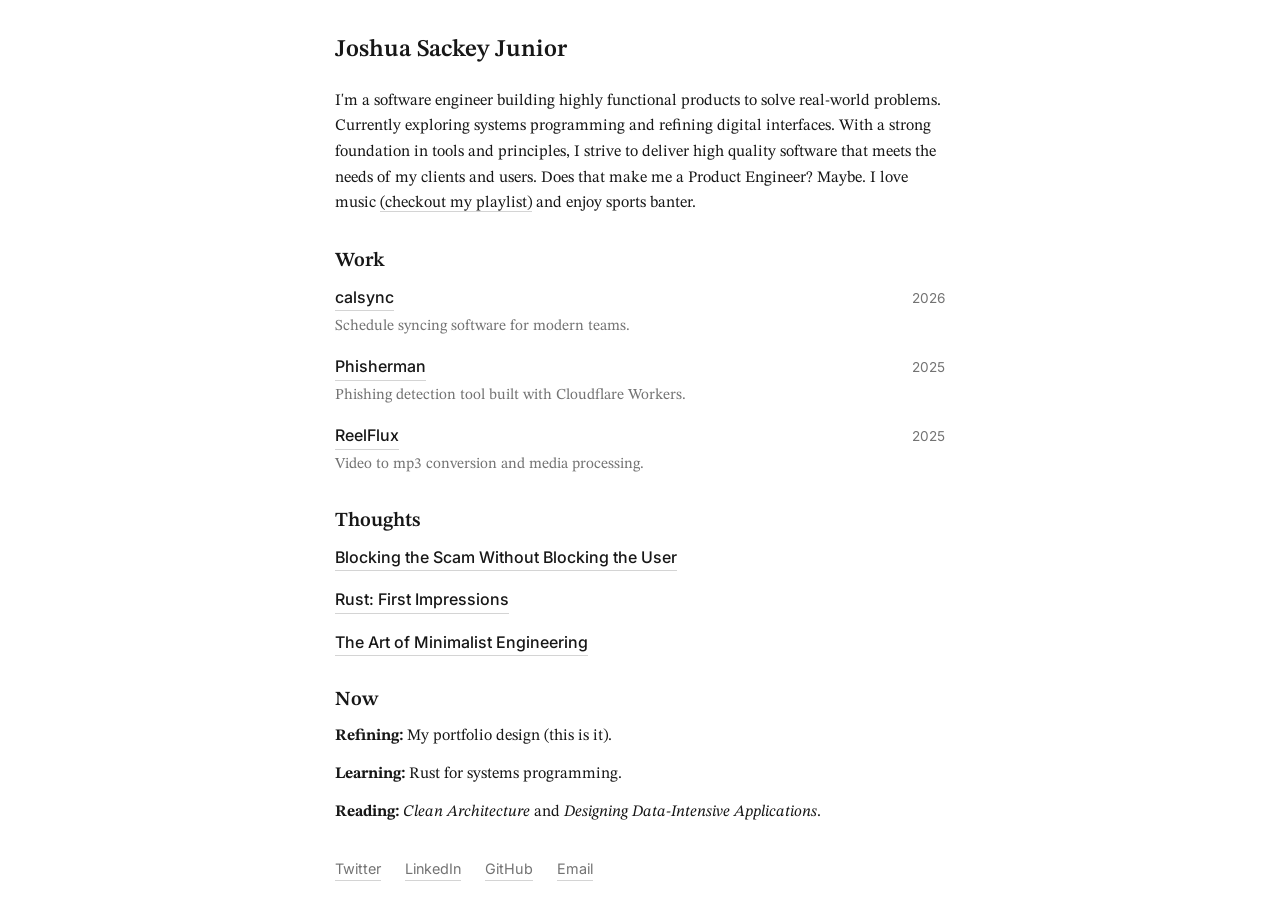
<file: index.html>
<!DOCTYPE html>
<html lang="en">

<head>
    <meta charset="UTF-8">
    <meta name="viewport" content="width=device-width, initial-scale=1.0">
    <title>Joshua Sackey Junior</title>
    <meta name="description" content="Minimalist portfolio of Joshua Sackey.">
    <link rel="stylesheet" href="style.css">
    <link rel="preconnect" href="https://fonts.googleapis.com">
    <link rel="preconnect" href="https://fonts.gstatic.com" crossorigin>
</head>

<body class="container">

    <main>
        <section id="intro">
            <h1 class="hero-title">Joshua Sackey Junior</h1>
            <p>I'm a software engineer building highly functional products to solve real-world problems. Currently
                exploring systems programming and refining digital interfaces. With a
                strong foundation in tools and principles, I strive to deliver high quality
                software that meets the needs of my clients and users. Does that make me a Product Engineer? Maybe.
                I love music
                <a href="https://open.spotify.com/playlist/3GSWcq13TffWoI0bJbOzLi?si=35ce53618351475b"
                    class="underline-link">(checkout my playlist)</a>
                and enjoy sports banter.
            </p>
        </section>

        <section id="work">
            <h2>Work</h2>
            <div class="content-list">
                <div class="list-item">
                    <div class="list-item-header">
                        <a href="https://calsync.cc" class="title underline-link">calsync</a>
                        <span class="meta">2026</span>
                    </div>
                    <p class="description">Schedule syncing software for modern teams.</p>
                </div>
                <div class="list-item">
                    <div class="list-item-header">
                        <a href="https://phisherman-security.appsys.workers.dev"
                            class="title underline-link">Phisherman</a>
                        <span class="meta">2025</span>
                    </div>
                    <p class="description">Phishing detection tool built with Cloudflare Workers.</p>
                </div>
                <div class="list-item">
                    <div class="list-item-header">
                        <a href="https://github.com/joey727/ReelFlux" class="title underline-link">ReelFlux</a>
                        <span class="meta">2025</span>
                    </div>
                    <p class="description">Video to mp3 conversion and media processing.</p>
                </div>
            </div>
        </section>

        <section id="blog">
            <h2>Thoughts</h2>
            <div class="content-list">
                <div class="list-item">
                    <div class="list-item-header">
                        <a href="blocking-the-scam-without-blocking-the-user.html" class="title underline-link">Blocking the Scam Without Blocking the User</a>
                    </div>
                </div>
                <div class="list-item">
                    <div class="list-item-header">
                        <a href="rust-first-impressions.html" class="title underline-link">Rust: First Impressions</a>
                    </div>
                </div>
                <div class="list-item">
                    <div class="list-item-header">
                        <a href="the-art-of-minimalist-engineering.html" class="title underline-link">The Art of
                            Minimalist Engineering</a>
                    </div>
                </div>
            </div>
        </section>

        <section id="now" class="now-section">
            <h2>Now</h2>
            <ul>
                <li><strong>Refining:</strong> My portfolio design (this is it).</li>
                <li><strong>Learning:</strong> Rust for systems programming.</li>
                <li><strong>Reading:</strong> <i>Clean Architecture</i> and <i>Designing Data-Intensive
                        Applications</i>.</li>
            </ul>
        </section>

        <section id="contact">
            <div class="social-links">
                <a href="https://x.com/joeyismenace" class="underline-link">Twitter</a>
                <a href="https://linkedin.com/in/joshuasackey727" class="underline-link">LinkedIn</a>
                <a href="https://github.com/joey727" class="underline-link">GitHub</a>
                <a href="mailto:joshuasackeyjr.1124@gmail.com" class="underline-link">Email</a>
            </div>
        </section>
    </main>


    <script src="script.js"></script>
</body>

</html>
</file>
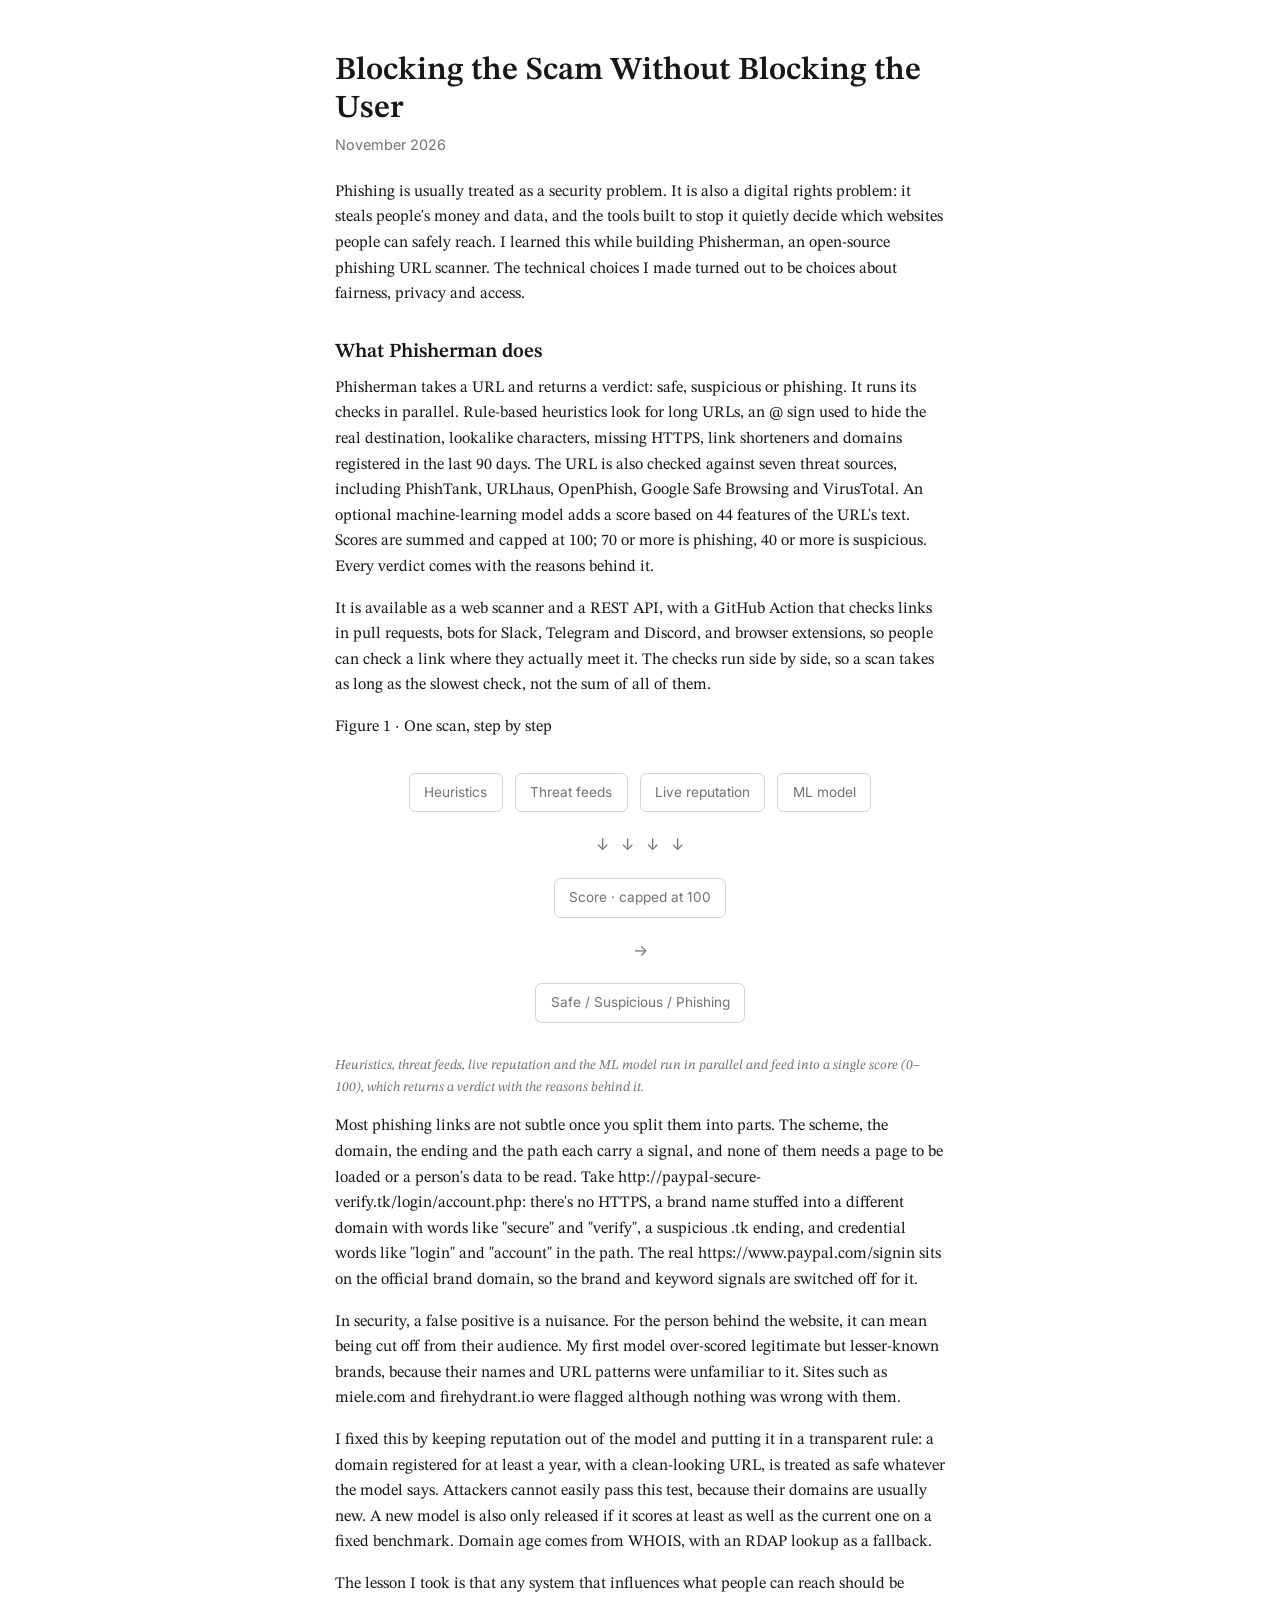
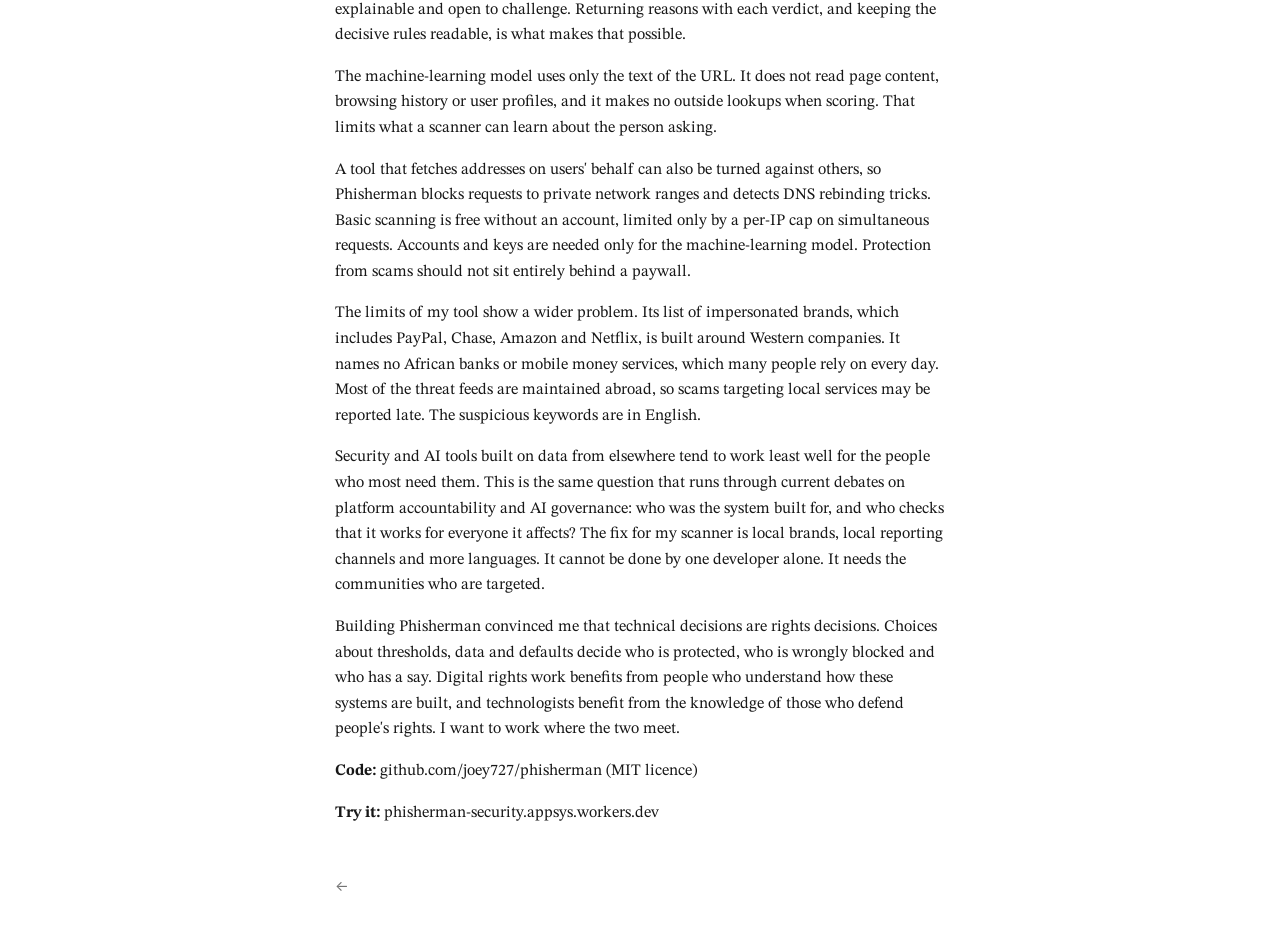
<file: blocking-the-scam-without-blocking-the-user.html>
<!DOCTYPE html>
<html lang="en">

<head>
    <meta charset="UTF-8">
    <meta name="viewport" content="width=device-width, initial-scale=1.0">
    <title>Blocking the Scam Without Blocking the User | Joshua Sackey</title>
    <link rel="stylesheet" href="style.css">
    <link rel="preconnect" href="https://fonts.googleapis.com">
    <link rel="preconnect" href="https://fonts.gstatic.com" crossorigin>
</head>

<body class="container">

    <main class="blog-content">
        <article>
            <header>
                <h1>Blocking the Scam Without Blocking the User</h1>
                <p class="blog-date">November 2026</p>
            </header>
            <section>
                <p>Phishing is usually treated as a security problem. It is also a digital rights problem: it steals people's money and data, and the tools built to stop it quietly decide which websites people can safely reach. I learned this while building <a href="https://github.com/joey727/phisherman">Phisherman</a>, an open-source phishing URL scanner. The technical choices I made turned out to be choices about fairness, privacy and access.</p>

                <h2>What Phisherman does</h2>
                <p>Phisherman takes a URL and returns a verdict: safe, suspicious or phishing. It runs its checks in parallel. Rule-based heuristics look for long URLs, an @ sign used to hide the real destination, lookalike characters, missing HTTPS, link shorteners and domains registered in the last 90 days. The URL is also checked against seven threat sources, including PhishTank, URLhaus, OpenPhish, Google Safe Browsing and VirusTotal. An optional machine-learning model adds a score based on 44 features of the URL's text. Scores are summed and capped at 100; 70 or more is phishing, 40 or more is suspicious. Every verdict comes with the reasons behind it.</p>

                <p>It is available as a web scanner and a REST API, with a GitHub Action that checks links in pull requests, bots for Slack, Telegram and Discord, and browser extensions, so people can check a link where they actually meet it. The checks run side by side, so a scan takes as long as the slowest check, not the sum of all of them.</p>

                <figure>
                    <figcaption>Figure 1 · One scan, step by step</figcaption>
                    <div class="scan-flow">
                        <div class="row">
                            <div class="node d1">Heuristics</div>
                            <div class="node d2">Threat feeds</div>
                            <div class="node d3">Live reputation</div>
                            <div class="node d4">ML model</div>
                        </div>
                        <div class="row">
                            <span class="arrow a1">↓</span>
                            <span class="arrow a1">↓</span>
                            <span class="arrow a1">↓</span>
                            <span class="arrow a1">↓</span>
                        </div>
                        <div class="row">
                            <div class="node d5">Score · capped at 100</div>
                        </div>
                        <div class="row">
                            <span class="arrow a2">→</span>
                        </div>
                        <div class="row">
                            <div class="node d6">Safe / Suspicious / Phishing</div>
                        </div>
                    </div>
                    <p style="font-size: 0.85rem; color: var(--text-secondary); font-style: italic; margin-top: 0.5rem;">
                        Heuristics, threat feeds, live reputation and the ML model run in parallel and feed into a single
                        score (0–100), which returns a verdict with the reasons behind it.
                    </p>
                </figure>

                <p>Most phishing links are not subtle once you split them into parts. The scheme, the domain, the ending and the path each carry a signal, and none of them needs a page to be loaded or a person's data to be read. Take http://paypal-secure-verify.tk/login/account.php: there's no HTTPS, a brand name stuffed into a different domain with words like "secure" and "verify", a suspicious .tk ending, and credential words like "login" and "account" in the path. The real https://www.paypal.com/signin sits on the official brand domain, so the brand and keyword signals are switched off for it.</p>

                <p>In security, a false positive is a nuisance. For the person behind the website, it can mean being cut off from their audience. My first model over-scored legitimate but lesser-known brands, because their names and URL patterns were unfamiliar to it. Sites such as miele.com and firehydrant.io were flagged although nothing was wrong with them.</p>

                <p>I fixed this by keeping reputation out of the model and putting it in a transparent rule: a domain registered for at least a year, with a clean-looking URL, is treated as safe whatever the model says. Attackers cannot easily pass this test, because their domains are usually new. A new model is also only released if it scores at least as well as the current one on a fixed benchmark. Domain age comes from WHOIS, with an RDAP lookup as a fallback.</p>

                <p>The lesson I took is that any system that influences what people can reach should be explainable and open to challenge. Returning reasons with each verdict, and keeping the decisive rules readable, is what makes that possible.</p>

                <p>The machine-learning model uses only the text of the URL. It does not read page content, browsing history or user profiles, and it makes no outside lookups when scoring. That limits what a scanner can learn about the person asking.</p>

                <p>A tool that fetches addresses on users' behalf can also be turned against others, so Phisherman blocks requests to private network ranges and detects DNS rebinding tricks. Basic scanning is free without an account, limited only by a per-IP cap on simultaneous requests. Accounts and keys are needed only for the machine-learning model. Protection from scams should not sit entirely behind a paywall.</p>

                <p>The limits of my tool show a wider problem. Its list of impersonated brands, which includes PayPal, Chase, Amazon and Netflix, is built around Western companies. It names no African banks or mobile money services, which many people rely on every day. Most of the threat feeds are maintained abroad, so scams targeting local services may be reported late. The suspicious keywords are in English.</p>

                <p>Security and AI tools built on data from elsewhere tend to work least well for the people who most need them. This is the same question that runs through current debates on platform accountability and AI governance: who was the system built for, and who checks that it works for everyone it affects? The fix for my scanner is local brands, local reporting channels and more languages. It cannot be done by one developer alone. It needs the communities who are targeted.</p>

                <p>Building Phisherman convinced me that technical decisions are rights decisions. Choices about thresholds, data and defaults decide who is protected, who is wrongly blocked and who has a say. Digital rights work benefits from people who understand how these systems are built, and technologists benefit from the knowledge of those who defend people's rights. I want to work where the two meet.</p>

                <p><strong>Code:</strong> <a href="https://github.com/joey727/phisherman">github.com/joey727/phisherman</a> (MIT licence)</p>
                <p><strong>Try it:</strong> <a href="https://phisherman-security.appsys.workers.dev">phisherman-security.appsys.workers.dev</a></p>
            </section>
        </article>
        <a href="index.html#blog"
            style="font-family: var(--font-sans); font-size: 0.9rem; color: var(--text-secondary); margin-top: 2rem;
            display: inline-block;">←</a>
    </main>

    <script src="script.js"></script>
</body>

</html>
</file>
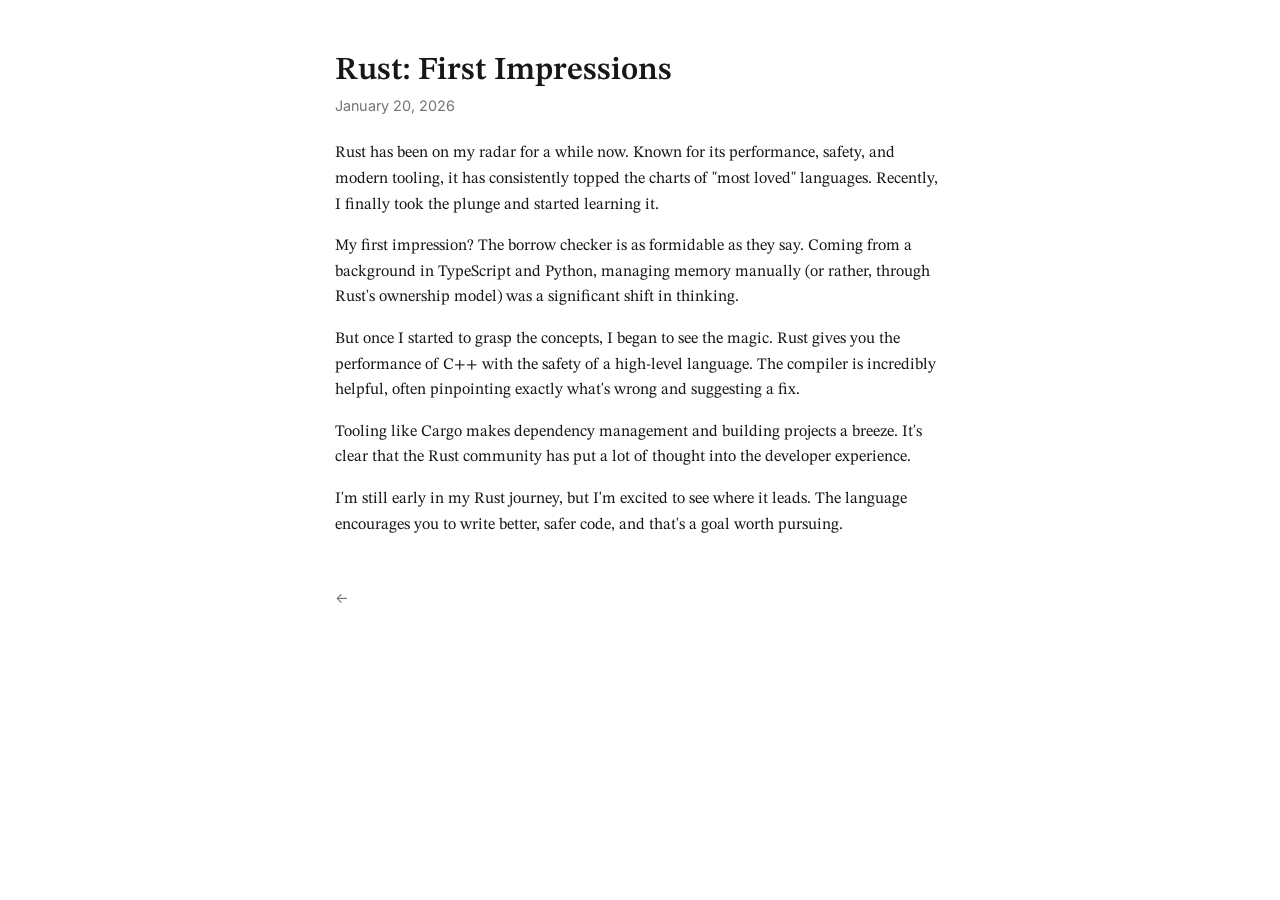
<file: rust-first-impressions.html>
<!DOCTYPE html>
<html lang="en">

<head>
    <meta charset="UTF-8">
    <meta name="viewport" content="width=device-width, initial-scale=1.0">
    <title>Rust: First Impressions | Joshua Sackey</title>
    <link rel="stylesheet" href="style.css">
    <link rel="preconnect" href="https://fonts.googleapis.com">
    <link rel="preconnect" href="https://fonts.gstatic.com" crossorigin>
</head>

<body class="container">

    <main class="blog-content">
        <article>
            <header>
                <h1>Rust: First Impressions</h1>
                <p class="blog-date">January 20, 2026</p>
            </header>
            <section>
                <p>Rust has been on my radar for a while now. Known for its performance, safety, and modern tooling, it
                    has consistently topped the charts of "most loved" languages. Recently, I finally took the plunge
                    and started learning it.</p>
                <p>My first impression? The borrow checker is as formidable as they say. Coming from a background in
                    TypeScript and Python, managing memory manually (or rather, through Rust's ownership model) was a
                    significant shift in thinking.</p>
                <p>But once I started to grasp the concepts, I began to see the magic. Rust gives you the performance of
                    C++ with the safety of a high-level language. The compiler is incredibly helpful, often pinpointing
                    exactly what's wrong and suggesting a fix.</p>
                <p>Tooling like Cargo makes dependency management and building projects a breeze. It's clear that the
                    Rust community has put a lot of thought into the developer experience.</p>
                <p>I'm still early in my Rust journey, but I'm excited to see where it leads. The language encourages
                    you to write better, safer code, and that's a goal worth pursuing.</p>
            </section>
        </article>
        <a href="index.html#blog"
            style="font-family: var(--font-sans); font-size: 0.9rem; color: var(--text-secondary); margin-top: 2rem; display: inline-block;">←</a>
    </main>

    <script src="script.js"></script>
</body>

</html>
</file>
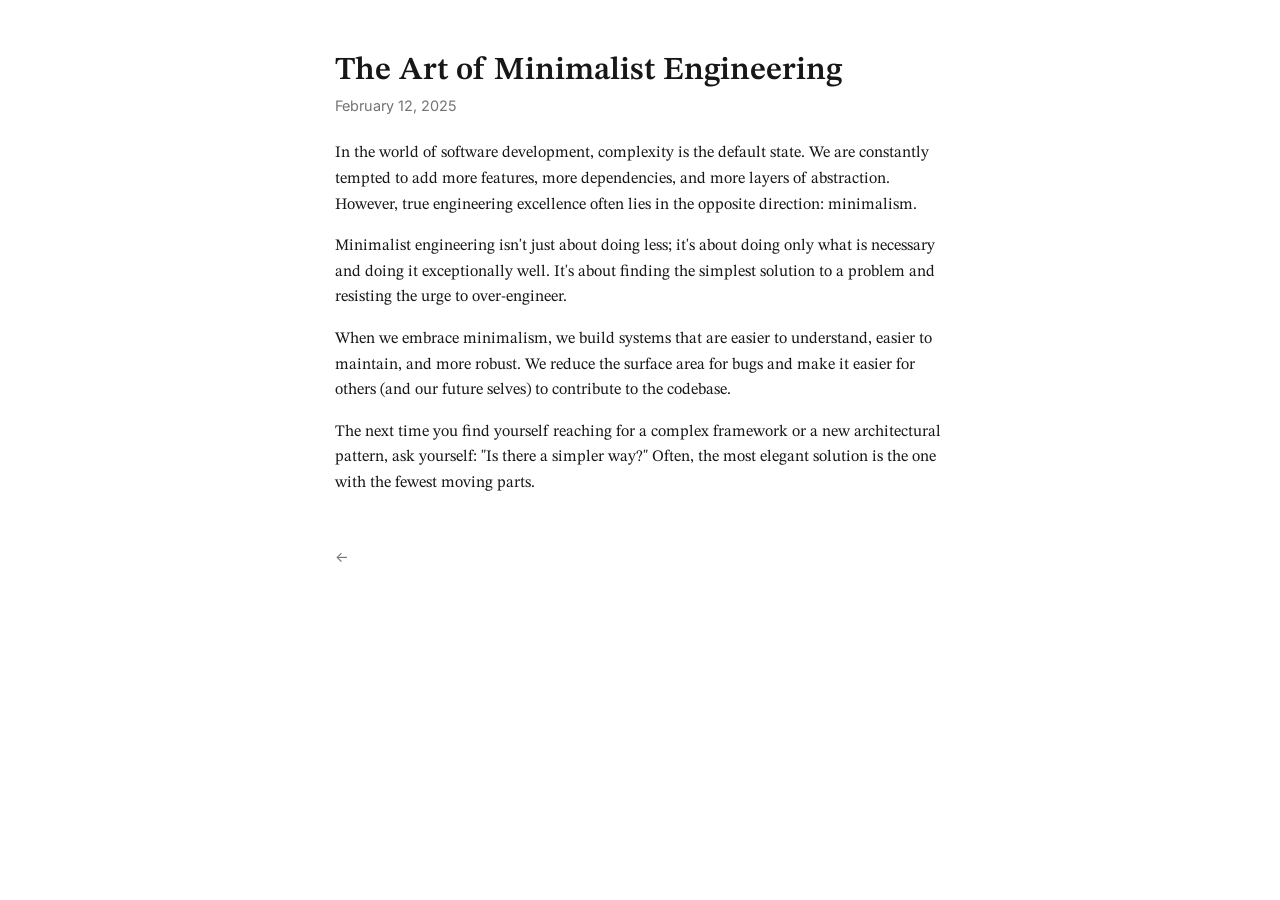
<file: the-art-of-minimalist-engineering.html>
<!DOCTYPE html>
<html lang="en">

<head>
    <meta charset="UTF-8">
    <meta name="viewport" content="width=device-width, initial-scale=1.0">
    <title>The Art of Minimalist Engineering | Joshua Sackey</title>
    <link rel="stylesheet" href="style.css">
    <link rel="preconnect" href="https://fonts.googleapis.com">
    <link rel="preconnect" href="https://fonts.gstatic.com" crossorigin>
</head>

<body class="container">

    <main class="blog-content">
        <article>
            <header>
                <h1>The Art of Minimalist Engineering</h1>
                <p class="blog-date">February 12, 2025</p>
            </header>
            <section>
                <p>In the world of software development, complexity is the default state. We are constantly tempted to
                    add more features, more dependencies, and more layers of abstraction. However, true engineering
                    excellence often lies in the opposite direction: minimalism.</p>
                <p>Minimalist engineering isn't just about doing less; it's about doing only what is necessary and doing
                    it exceptionally well. It's about finding the simplest solution to a problem and resisting the urge
                    to over-engineer.</p>
                <p>When we embrace minimalism, we build systems that are easier to understand, easier to maintain, and
                    more robust. We reduce the surface area for bugs and make it easier for others (and our future
                    selves) to contribute to the codebase.</p>
                <p>The next time you find yourself reaching for a complex framework or a new architectural pattern, ask
                    yourself: "Is there a simpler way?" Often, the most elegant solution is the one with the fewest
                    moving parts.</p>
            </section>
        </article>
        <a href="index.html#blog"
            style="font-family: var(--font-sans); font-size: 0.9rem; color: var(--text-secondary); margin-top: 2rem; display: inline-block;">←</a>
    </main>

    <script src="script.js"></script>
</body>

</html>
</file>
<file: style.css>
@import url('https://fonts.googleapis.com/css2?family=STIX+Two+Text:ital,wght@0,400..700;1,400..700&family=Inter:wght@400;500;600&display=swap');

:root {
    --bg-color: #ffffff;
    --text-primary: #171717;
    --text-secondary: #737373;
    --accent-underline: #d4d4d4;
    --accent-hover: #a3a3a3;
    --font-serif: "STIX Two Text", serif;
    --font-sans: "Inter", sans-serif;
    --max-width: 650px;
}

@media (prefers-color-scheme: dark) {
    :root {
        --bg-color: #111111;
        --text-primary: #ededed;
        --text-secondary: #a1a1a1;
        --accent-underline: #262626;
        --accent-hover: #404040;
    }
}

* {
    margin: 0;
    padding: 0;
    box-sizing: border-box;
}

body {
    background-color: var(--bg-color);
    color: var(--text-primary);
    font-family: var(--font-serif);
    line-height: 1.6;
    -webkit-font-smoothing: antialiased;
    transition: background-color 0.3s ease, color 0.3s ease;
    padding: 20px 20px 40px;
}

.container {
    max-width: var(--max-width);
    margin: 0 auto;
}

/* Typography */
h1,
h2,
h3,
h4 {
    font-weight: 600;
    line-height: 1.2;
    margin-bottom: 0.75rem;
}

h1 {
    font-size: 1.5rem;
    margin-bottom: 1.5rem;
}

h2 {
    font-size: 1.25rem;
    margin-top: 2rem;
    margin-bottom: 0.75rem;
}

h3 {
    font-size: 1.1rem;
}

p {
    margin-bottom: 1rem;
    font-size: 1rem;
}

a {
    color: inherit;
    text-decoration: none;
    transition: color 0.2s ease;
}

.underline-link {
    border-bottom: 1px solid var(--accent-underline);
    transition: border-color 0.2s ease;
}

.underline-link:hover {
    border-color: var(--accent-hover);
}

/* Hero Section */
.hero-name {
    font-family: var(--font-sans);
    font-weight: 600;
    letter-spacing: -0.02em;
}

.hero-title {
    margin-top: 1rem;
}

/* Content Lists (Work/Blog) */
.content-list {
    display: flex;
    flex-direction: column;
    gap: 1rem;
}

.list-item {
    display: flex;
    flex-direction: column;
}

.list-item-header {
    display: flex;
    justify-content: space-between;
    align-items: baseline;
}

.list-item .title {
    font-family: var(--font-sans);
    font-weight: 500;
}

.list-item .meta {
    font-family: var(--font-sans);
    font-size: 0.85rem;
    color: var(--text-secondary);
}

.list-item .description {
    font-size: 0.95rem;
    color: var(--text-secondary);
    margin-top: 0.15rem;
    margin-bottom: 0;
}

/* About / Now Sections */
.text-block {
    color: var(--text-primary);
}

.now-section ul {
    list-style: none;
    padding-left: 0;
}

.now-section li {
    margin-bottom: 0.75rem;
}

/* Contact / Socials */
.social-links {
    display: flex;
    gap: 1.5rem;
    margin-top: 2rem;
    font-family: var(--font-sans);
    font-size: 0.9rem;
    color: var(--text-secondary);
}

.social-links a:hover {
    color: var(--text-primary);
}

/* Blog Internal Page Styles */
.blog-content {
    margin-top: 2rem;
}

.blog-content h1 {
    font-size: 2rem;
    margin-bottom: 0.25rem;
}

.blog-date {
    font-family: var(--font-sans);
    font-size: 0.9rem;
    color: var(--text-secondary);
    margin-bottom: 1.5rem;
}

/* Responsive */
@media (max-width: 600px) {
    body {
        padding: 15px 15px 30px;
    }
}

/* Animated scan flow figure */
.scan-flow {
    display: flex;
    flex-direction: column;
    align-items: center;
    gap: 1.25rem;
    margin: 2rem 0;
    font-family: var(--font-sans);
}

.scan-flow .row {
    display: flex;
    gap: 0.75rem;
    align-items: center;
    justify-content: center;
    flex-wrap: wrap;
}

.scan-flow .node {
    padding: 0.5rem 0.9rem;
    border: 1px solid var(--accent-underline);
    border-radius: 0.4rem;
    font-size: 0.85rem;
    color: var(--text-secondary);
}

.scan-flow .arrow {
    color: var(--text-secondary);
    font-size: 1rem;
}

/* Nodes flash in sequence */
.scan-flow .node {
    animation: nodePulse 4s ease-in-out infinite;
}

.scan-flow .node.d1 { animation-delay: 0s; }
.scan-flow .node.d2 { animation-delay: 0.4s; }
.scan-flow .node.d3 { animation-delay: 0.8s; }
.scan-flow .node.d4 { animation-delay: 1.2s; }
.scan-flow .node.d5 { animation-delay: 1.6s; }
.scan-flow .node.d6 { animation-delay: 2.4s; }

@keyframes nodePulse {
    0%, 90%, 100% {
        color: var(--text-secondary);
        border-color: var(--accent-underline);
        background: transparent;
    }
    95% {
        color: var(--text-primary);
        border-color: var(--text-primary);
        background: var(--text-primary);
        color: var(--bg-color);
    }
}

.scan-flow .arrow {
    animation: arrowPulse 4s ease-in-out infinite;
}

.scan-flow .arrow.a1 { animation-delay: 1.0s; }
.scan-flow .arrow.a2 { animation-delay: 1.8s; }

@keyframes arrowPulse {
    0%, 90%, 100% { opacity: 0.4; transform: scale(1); }
    95% { opacity: 1; transform: scale(1.2); color: var(--text-primary); }
}
</file>
